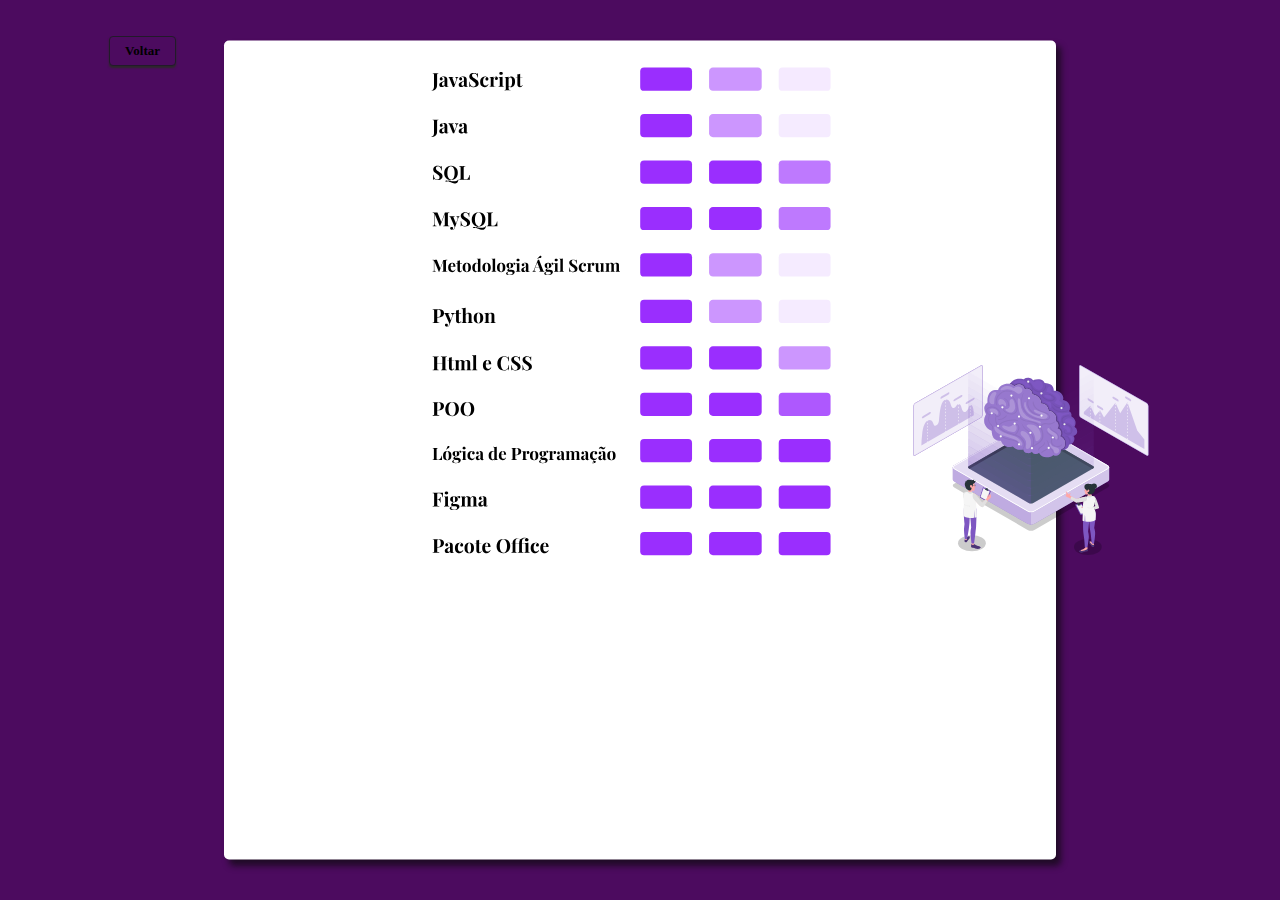
<file: conhecimento.html>
<!DOCTYPE html>
<html lang="pt_br">
<head>
    <meta charset="UTF-8">
    <meta name="viewport" content="width=device-width, initial-scale=1.0">
    <meta name="theme-color" content="#8257E5">

    <title>Meus Conhecimentos</title>

    <link rel="shortcut icon" href="styles/ideia.svg" type="image/svg">

    <link rel="stylesheet" href="styles/know.css">

</head>
<body>
     <input type="button" value="Voltar" onClick="history.go(-1)"> 
    <div class="cont">
         
        <div class="h">
        <img src="styles/Frame.svg" alt="" width="185%">
         
        </div>
        
        <div class="photo">
        <img src="styles/ar.svg" alt="">
    </div>
    </div>
    
</body>
</file>
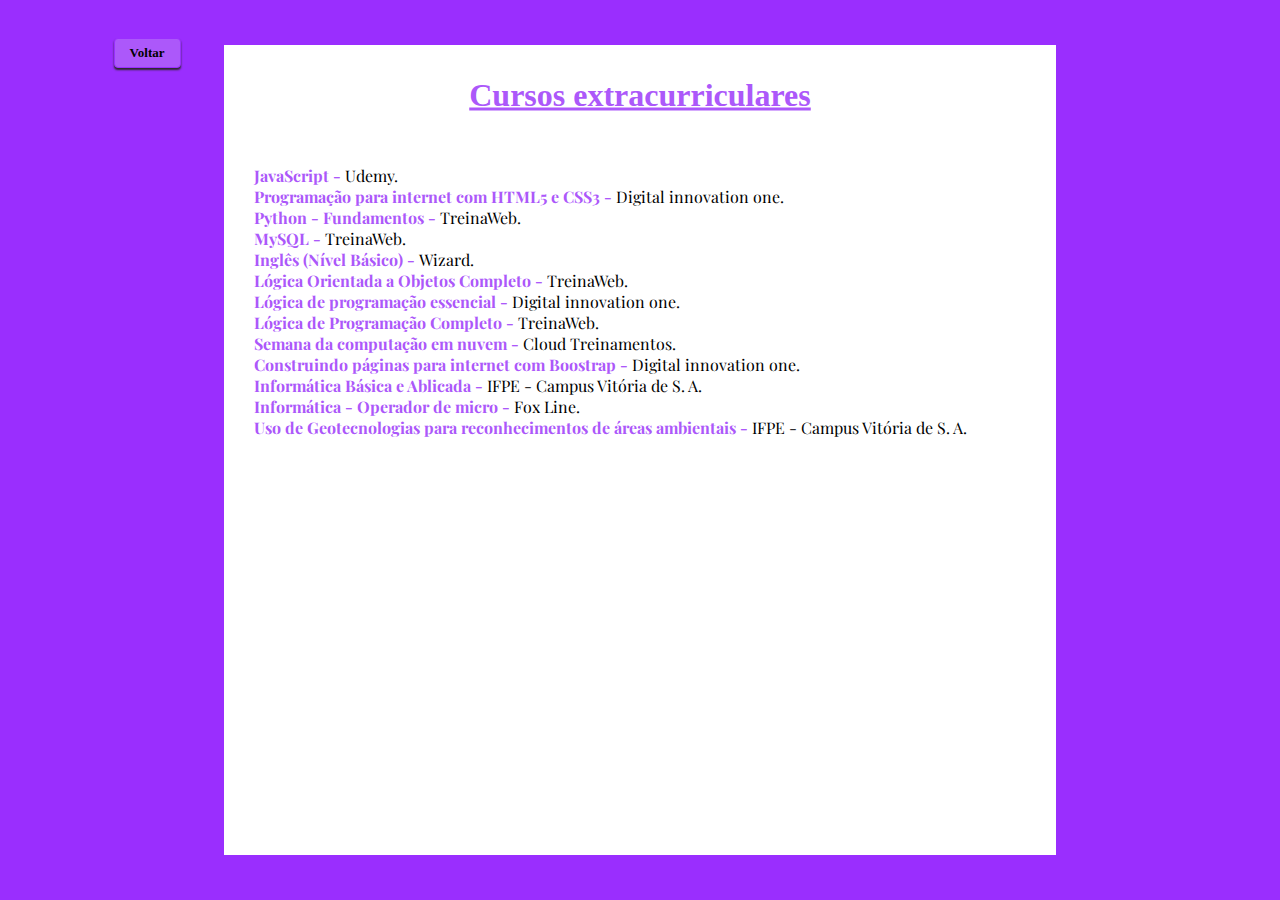
<file: course.html>
<!DOCTYPE html>
<html lang="pt_br">
<head>
    <meta charset="UTF-8">
    <meta name="viewport" content="width=device-width, initial-scale=1.0">
    <meta name="theme-color" content="#8257E5">

    <title>Cursos extracurriculares</title>

    <link rel="shortcut icon" href="styles/ideia.svg" type="image/svg">

    <link rel="stylesheet" href="styles/courses.css">

</head>
<body>
    <input type="button" value="Voltar" onClick="history.go(-1)"> 
    
    <div class="cour">
        <h1>Cursos extracurriculares</h1>
        <p><b>JavaScript - </b>Udemy.<br>
            <b>Programação para internet com HTML5 e CSS3 - </b>Digital innovation one. <br>
            <b>Python - Fundamentos - </b>TreinaWeb. <br>
            <b>MySQL - </b>TreinaWeb. <br>
            <b>Inglês (Nível Básico) - </b>Wizard. <br>
            <b>Lógica Orientada a Objetos Completo - </b>TreinaWeb. <br>
            <b>Lógica de programação essencial - </b>Digital innovation one. <br>
            <b>Lógica de Programação Completo - </b>TreinaWeb. <br>
            <b>Semana da computação em nuvem  - </b>Cloud Treinamentos. <br>
            <b>Construindo páginas para internet com Boostrap - </b>Digital innovation one. <br>
            <b>Informática Básica e Ablicada - </b> IFPE - Campus Vitória de S. A. <br>
            <b>Informática - Operador de micro - </b>Fox Line. <br>
            <b>Uso de Geotecnologias para reconhecimentos de áreas ambientais - </b>IFPE - Campus Vitória de S. A. <br>
        </p>
    </div>

    
</body>
</file>
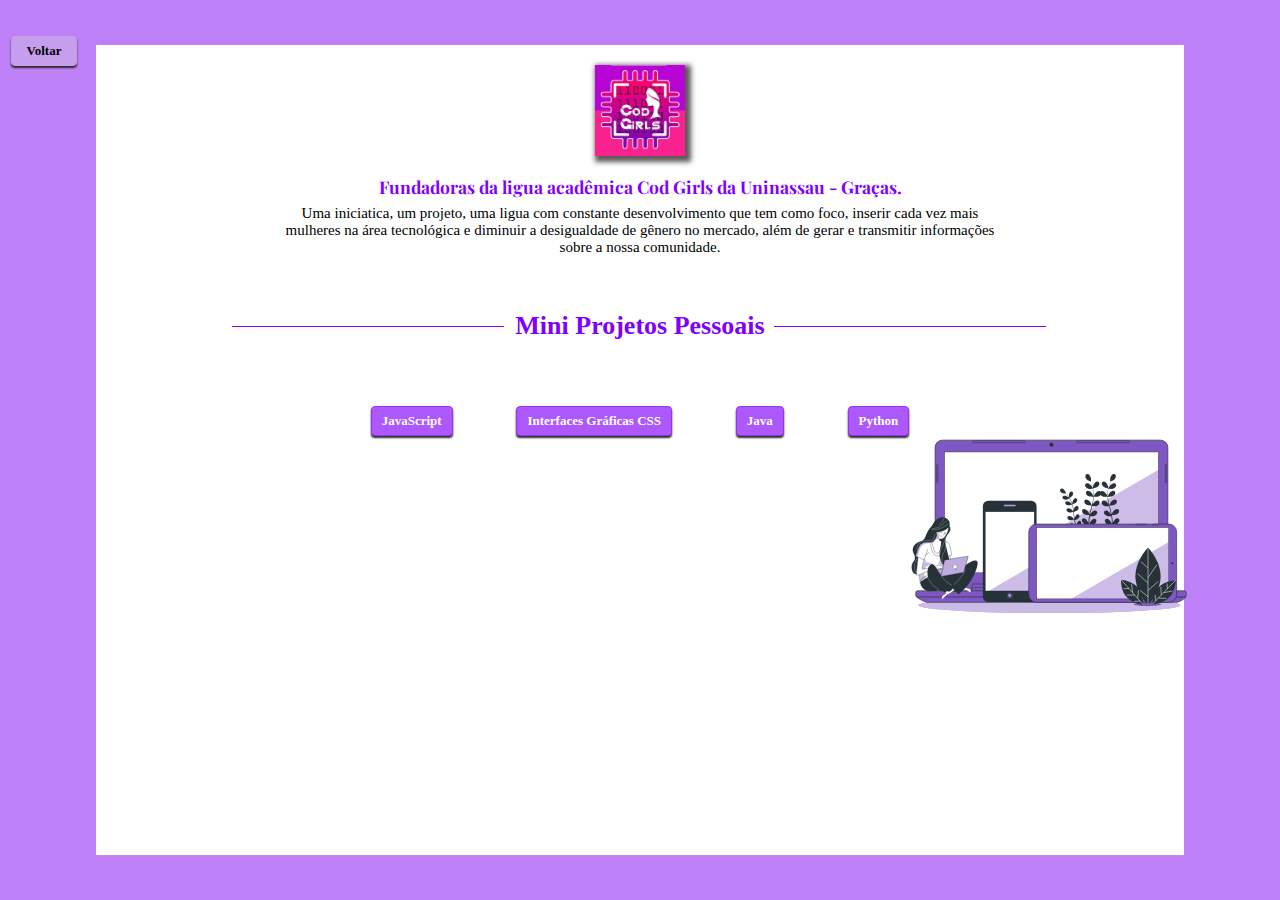
<file: proj.html>
<!DOCTYPE html>
<html lang="pt_br">
<head>
    <meta charset="UTF-8">
    <meta name="viewport" content="width=device-width, initial-scale=1.0">
    <meta name="theme-color" content="#8257E5">

    <title>Projetos</title>
    <link rel="shortcut icon" href="styles/ideia.svg" type="image/svg">
    <link rel="stylesheet" href="styles/proj.css">

</head>
<body>
    <input class="b" type="button" value="Voltar" onClick="history.go(-1)"> 
    <div class="cont">
        
        <div class="cod">
             <img src="styles/girls.png" alt="Cod" width="90px">
        <h3>Fundadoras da ligua acadêmica Cod Girls da Uninassau - Graças.</h3>
        <p> Uma iniciatica, um projeto, uma ligua com constante desenvolvimento que tem como foco, inserir cada vez mais <br>
         mulheres na área tecnológica e diminuir a desigualdade de gênero no mercado, além de gerar e transmitir informações <br> sobre a nossa comunidade.</p>
        </div>

        <div class="mini">
            <div id="linha-horizontal"><h2>Mini Projetos Pessoais</h2></div>
            <input type="button" value="JavaScript" onClick="Js()">
            <input type="button" value="Interfaces Gráficas CSS" onClick="Hc()">
            <input type="button" value="Java" onClick="Jv()">
             <input type="button" value="Python" onClick="Py()">
        </div>

        <div class="div">
            <img src="styles/dev.svg" alt="">
        </div>
    </div>
    <script src="botao.js"></script>
</body>
</file>
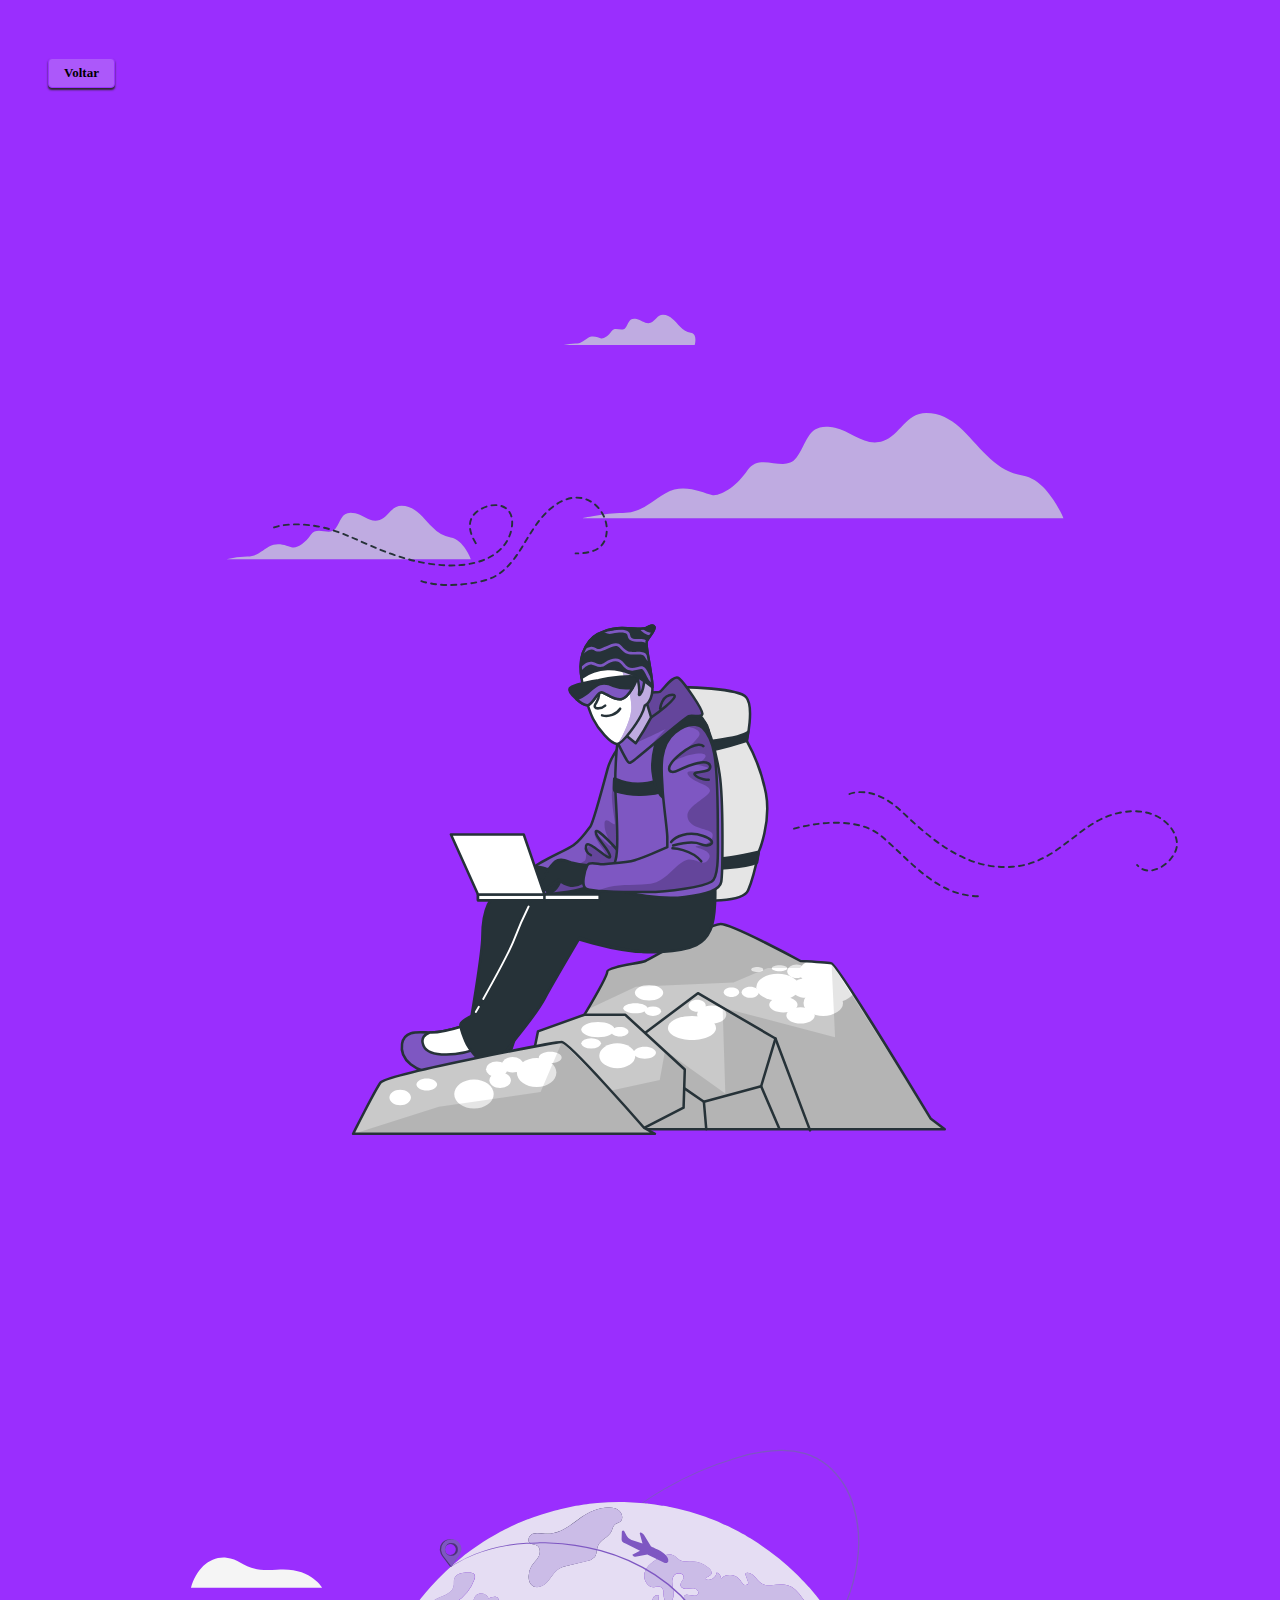
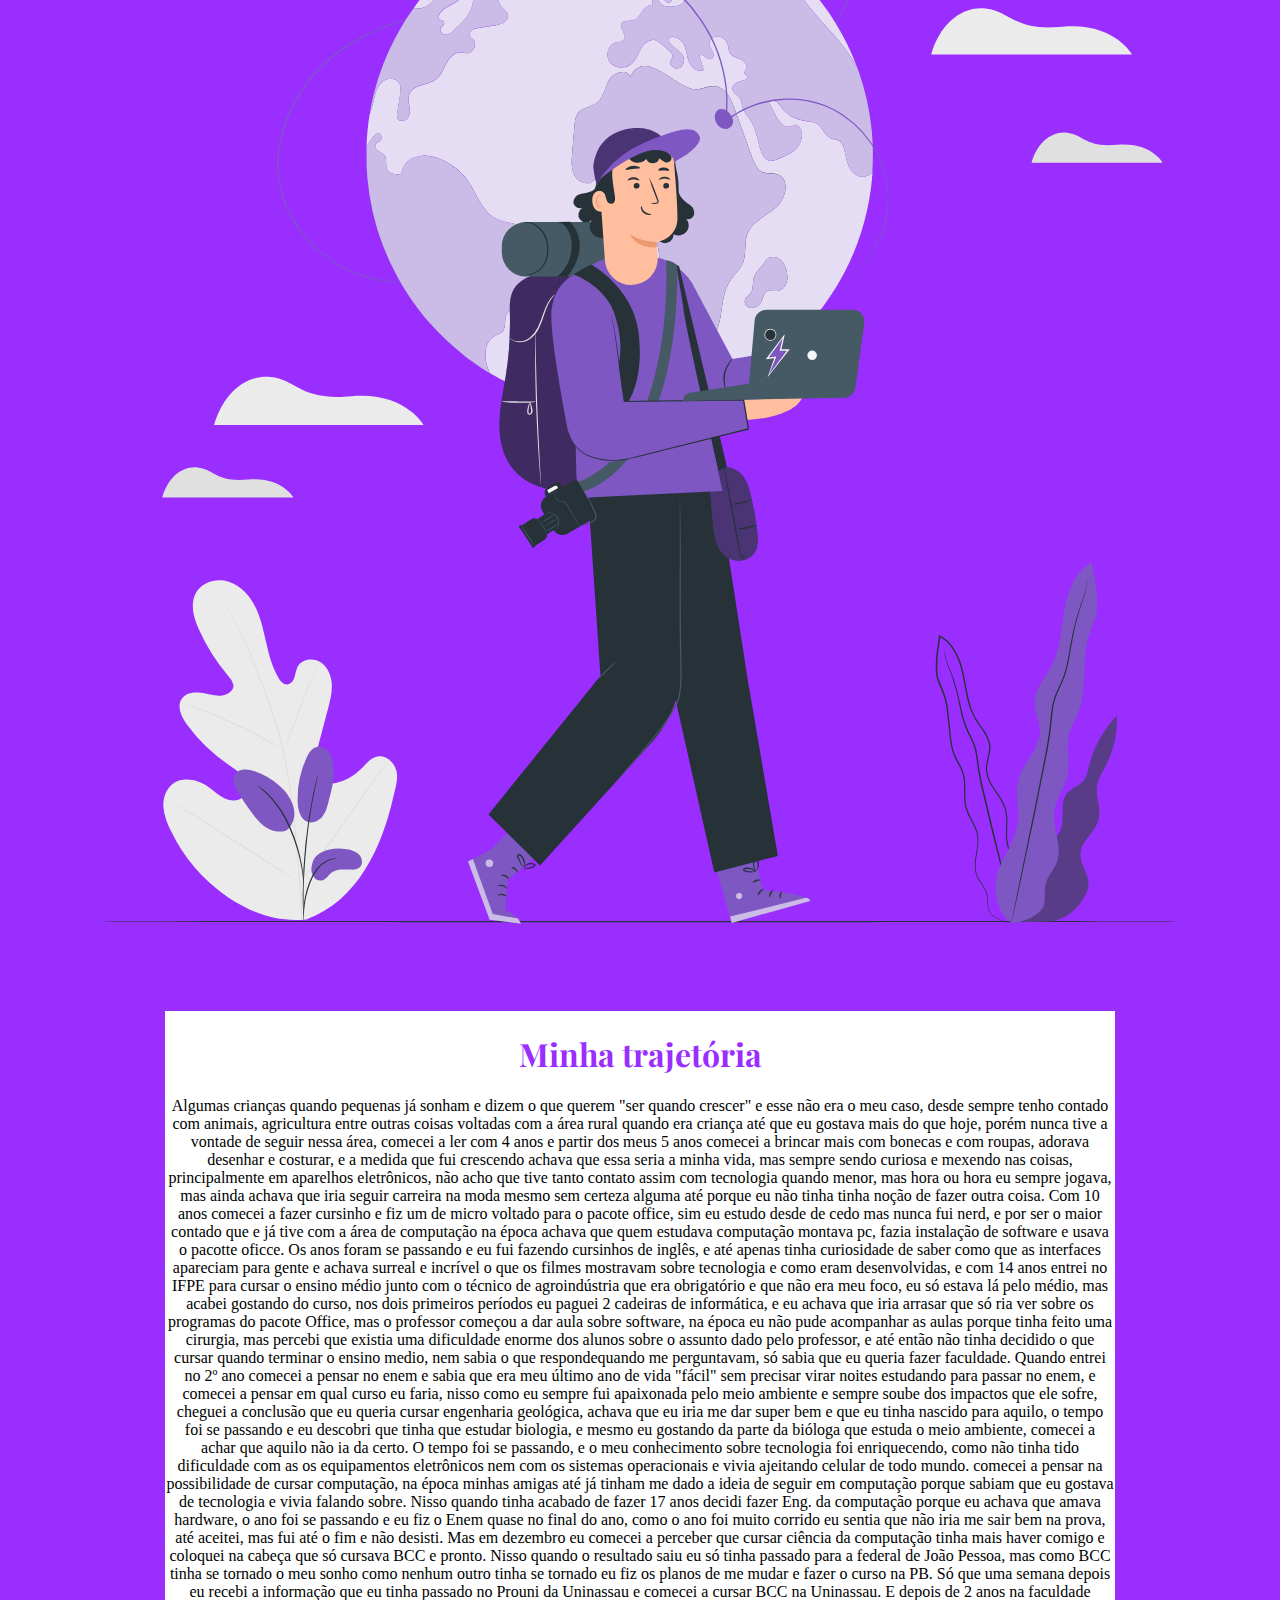
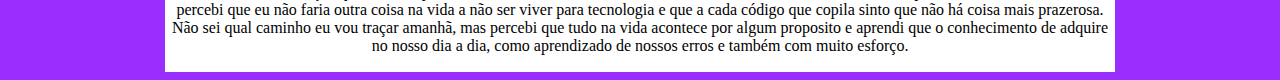
<file: trajetoria.html>
<!DOCTYPE html>
<html lang="pt_br">
<head>
    <meta charset="UTF-8">
    <meta name="viewport" content="width=device-width, initial-scale=1.0">
    <meta name="theme-color" content="#8257E5">

    <title>Minha Trajetória</title>

    <link rel="shortcut icon" href="styles/ideia.svg" type="image/svg">

    <link rel="stylesheet" href="styles/traj.css">

</head>
<body>
    <input type="button" value="Voltar" onClick="history.go(-1)"> 
    <div class="im">
    <img class="ii" src="Digital nomad-bro.svg" alt="" >
    </div>

    <div class="ima">
    <img src="styles/pana.svg" alt="" >

    </div>

    <div class="text">
        <h1>Minha trajetória</h1>
    
    <p>
Algumas crianças quando pequenas já sonham e dizem o que querem "ser quando crescer" e esse não era o meu caso, desde sempre tenho contado com animais,  
agricultura entre outras coisas voltadas com a área rural quando era criança até que eu gostava mais do que hoje, porém nunca tive a vontade de seguir  
nessa área, comecei a ler com 4 anos e partir dos meus 5 anos comecei a brincar mais com bonecas e com roupas, adorava desenhar e costurar, e a medida  
que fui crescendo achava que essa seria a minha vida, mas sempre sendo curiosa e mexendo nas coisas, principalmente em aparelhos eletrônicos, não acho  
que tive tanto contato assim com tecnologia quando menor, mas hora ou hora eu sempre jogava, mas ainda achava que iria seguir carreira na moda mesmo  
sem certeza alguma até porque eu não tinha tinha noção de fazer outra coisa. Com 10 anos comecei a fazer cursinho e fiz um de micro voltado para o pacote office, sim eu estudo desde de cedo mas nunca fui nerd, e por ser o maior  
contado que e já tive com a área de computação na época achava que quem estudava computação montava pc, fazia instalação de software e usava o pacotte oficce.
Os anos foram se passando e eu fui fazendo cursinhos de inglês, e até apenas tinha curiosidade de saber como que as interfaces apareciam para gente e  achava surreal e incrível o que os filmes mostravam sobre tecnologia e como eram desenvolvidas, e com 14 anos entrei no IFPE para cursar o ensino médio junto com o técnico de agroindústria que era obrigatório e que não era meu foco,
eu só estava lá pelo médio, mas acabei gostando do curso, nos dois primeiros períodos eu paguei 2 cadeiras de informática, e eu achava que iria arrasar  que só ria ver sobre
os programas do pacote Office, mas o professor começou a dar aula sobre software, na época eu não pude acompanhar as aulas porque tinha feito uma cirurgia,  mas percebi que
existia uma dificuldade enorme dos alunos sobre o assunto dado pelo professor, e até então não tinha decidido o que cursar quando terminar o ensino medio, nem sabia o que respondequando me perguntavam, só sabia que eu queria fazer faculdade.
Quando entrei no 2º ano comecei a pensar no enem e sabia que era meu último ano de vida "fácil" sem precisar virar noites estudando para passar no enem, e comecei a pensar em qual curso eu faria, nisso como eu sempre fui apaixonada pelo meio ambiente e sempre soube dos impactos que ele sofre,
cheguei a conclusão que eu queria cursar engenharia geológica, achava que eu iria me dar super bem e que eu tinha nascido para aquilo, o tempo foi se passando e eu descobri que tinha que estudar biologia, e mesmo eu gostando da parte da bióloga que estuda
o meio ambiente, comecei a achar que aquilo não ia da certo. O tempo foi se passando, e o meu conhecimento sobre tecnologia foi enriquecendo, como não tinha tido dificuldade com as os equipamentos eletrônicos nem com os sistemas operacionais e vivia ajeitando celular de todo mundo.
comecei a pensar na possibilidade de cursar computação, na época minhas amigas até já tinham me dado a ideia de seguir em computação porque sabiam que eu gostava de tecnologia e vivia falando sobre.
Nisso quando tinha acabado de fazer 17 anos decidi fazer Eng. da computação porque eu achava que amava hardware, o ano foi se passando e eu fiz o Enem quase no final do ano, como o ano foi muito corrido eu sentia que não iria me sair bem na prova, até aceitei, mas fui até o fim e não desisti.
Mas em dezembro eu comecei a perceber que cursar ciência da computação tinha mais haver comigo e coloquei na cabeça que só cursava BCC e pronto.
Nisso quando o resultado saiu eu só tinha passado para a federal de João Pessoa, mas como BCC tinha se tornado o meu sonho como nenhum outro tinha se tornado eu fiz os planos de me mudar e fazer o curso na PB.
Só que uma semana depois eu recebi a informação que eu tinha passado no Prouni da Uninassau e comecei a cursar BCC na Uninassau.
E depois de 2 anos na faculdade percebi que eu não faria outra coisa na vida a não ser viver para tecnologia e que a cada código que copila sinto que não há coisa mais prazerosa.
Não sei qual caminho eu vou traçar amanhã, mas percebi que tudo na vida acontece por algum proposito e aprendi que o conhecimento de adquire no nosso dia a dia, como aprendizado de nossos erros e também com muito esforço.

    </p>
    </div>
    
    
   
</body>
</file>
<file: styles/know.css>
@import url('https://fonts.googleapis.com/css2?family=Playfair+Display&display=swap');

body{
    background: #4C0B5F;
}

.cont{
    display: flex;
    width: 65%;
    background: white;
    height: 91%;
    margin: 0;
    position: absolute;
    top: 50%;
    left: 50%;
    margin-right: -50%;
    transform: translate(-50%, -50%);
    color:black;
    border-radius: 5px;
    box-shadow:  5px 6px 6px  rgba(10, 10, 10, 0.664);
}
.h{
    margin-left: 23%;
    margin-top: 10px;
    width: 30%;
}


.photo{
    position: absolute;
    margin-top: 35%;
    width: 32%;
    margin-left: 81%;
}

input{
    background-color: #4C0B5F;
    border:1px solid rgb(34, 26, 42);
    border-radius:4px;
    box-shadow: 0px 2px 2px rgb(44, 41, 41);
    display:inline-block;
    cursor:pointer;
    font-family:Verdana;
    font-weight:bold;
    font-size:13px;
    padding:6px 15px;
    text-decoration:none;
    margin-top: 28px;
    margin-left: 8%;

}

@media(max-width: 700px){
    
    .cont .h{
        width: 50%;
        margin-left: 5.5%;
        margin-top: 5%;
    }
    .photo{
        margin-top: 100%;
        margin-left: 90%;
    }
    input{
        margin-left: 1%;
    }

}
</file>
<file: styles/courses.css>
@import url('https://fonts.googleapis.com/css2?family=Playfair+Display&display=swap');

body{
    background: #9A2EFE;
    max-width: 30rem;
    max-height: 8rem;
}
input{
    background-color: #AC58FA;
    border:1px solid #9A2EFE;
    border-radius:4px;
    box-shadow: 0px 2px 2px rgb(44, 41, 41);
    display:inline-block;
    cursor:pointer;
    font-family:Verdana;
    font-weight:bold;
    font-size:13px;
    padding:6px 15px;
    text-decoration:none;
    margin-top: 30px;
    margin-left: 22%;

}
.cour{
        width: 65%;
        background: white;
        height: 90%;
        margin: 0;
        position: absolute;
        top: 50%;
        left: 50%;
        margin-right: -50%;
        transform: translate(-50%, -50%);
        color: white;
    }
h1{
    margin-top: 50px;
    position: absolute;
    left: 50%;
    margin-right: -50%;
    transform: translate(-50%, -50%);
    color: #AC58FA;
    text-decoration: underline; /* sublinhado */
}
p{
    margin-top: 40px;
    font-family: 'Playfair Display', serif;
    margin-left: 30px;
    margin-top: 120px;
    color: black;
}
.cour p b {
    color: #AC58FA;
}

.photo img{
    position: absolute;
    margin-top: 14.7%;
    left: 66%;
    width: 340px;
    height: 480px;
}
</file>
<file: styles/proj.css>
@import url('https://fonts.googleapis.com/css2?family=Playfair+Display&display=swap');
body{
    background: #BE81F7;
}
input{
    background-color: rgb(199, 158, 238);
    border:1px solid rgb(199, 158, 238);
    border-radius:4px;
    box-shadow: 0px 2px 2px rgb(44, 41, 41);
    display:inline-block;
    cursor:pointer;
    font-family:Verdana;
    font-weight:bold;
    font-size:13px;
    padding:6px 15px;
    text-decoration:none;
    margin-top: 28px;
    margin-left: 0.2%;
}
.cont{
        width: 85%;
        background: white;
        height: 90%;
        margin: 0;
        position: absolute;
        top: 50%;
        left: 50%;
        margin-right: -50%;
        transform: translate(-50%, -50%);
        text-align: center;
        color: #8000FF;
        font-size: 15px;
    }
.cod h3{
    margin-top: 15px;
    font-family: 'Playfair Display', serif;
}
p{
    margin-top: -10px;
    color: black;
}

.cont .cod img {
    box-shadow: 3px 3px 5px 3px rgb(95, 89, 89);
    margin-top: 20px;
}

#linha-horizontal {
    text-align: center;
    color: #8000FF;
    margin-top: 5%;
}
#linha-horizontal h2:before, #linha-horizontal h2:after {
    content: ' ';
    position: absolute;
    width: 25%;
    border-top: 1px solid #8000FF;
    margin-top: 1.4%;
}

#linha-horizontal h2:before {
    margin-left: -26%;
}

#linha-horizontal h2:after {
    margin-left: 9px;
}
h2{
    font-size: 26px;
    color: #8000FF;
    top: 10px;
}

.cont .mini input{
    border:1px solid #9A2EFE;
    background-color: #AC58FA;
    border-radius:4px;
    box-shadow: 0px 2px 2px rgb(44, 41, 41);
    display:inline-block;
    cursor:pointer;
    font-family:Verdana;
    font-weight:bold;
    font-size:13px;
    padding:6px 10px;
    text-decoration:none;
    margin: 30px;
    color: white;
    margin-top: 4%;
}
.div{
    position: absolute;
    margin-top: -13%;
    width: 350px;
    margin-left: 72%;
}
</file>
<file: styles/traj.css>
@import url('https://fonts.googleapis.com/css2?family=Playfair+Display&display=swap');
/* body{
    background-image: url("v/T_6.svg");
    background-repeat: no-repeat;
    background-size: 100%;
    position: center;
    align-items: center;

} */
body{
    background: #9A2EFE;
}

.text{
    margin: auto;
    margin-top: -1%;
    background: white;
    width: 75%;
    padding: 1px;
    text-align: center;
    color: black;

    }

h1{
    margin-top: 20px;
    font-family: 'Playfair Display', serif;
    color: #9A2EFE;
}
.p{
    position: absolute;
    margin-top: 15%;
    width: 350px;
    margin-left: 68%;
}
input{
    background-color: #AC58FA;
    border:1px solid #9A2EFE;
    border-radius:4px;
    box-shadow: 0px 2px 2px rgb(44, 41, 41);
    display:inline-block;
    cursor:pointer;
    font-family:Verdana;
    font-weight:bold;
    font-size:13px;
    padding:6px 15px;
    text-decoration:none;
    margin-top: 50px;
    position: flex;
    margin-left: 40px;

}

@media (max-width: 700px){
    .text{
        margin-top: 2%;
        width: 95%;
    }
}
</file>
